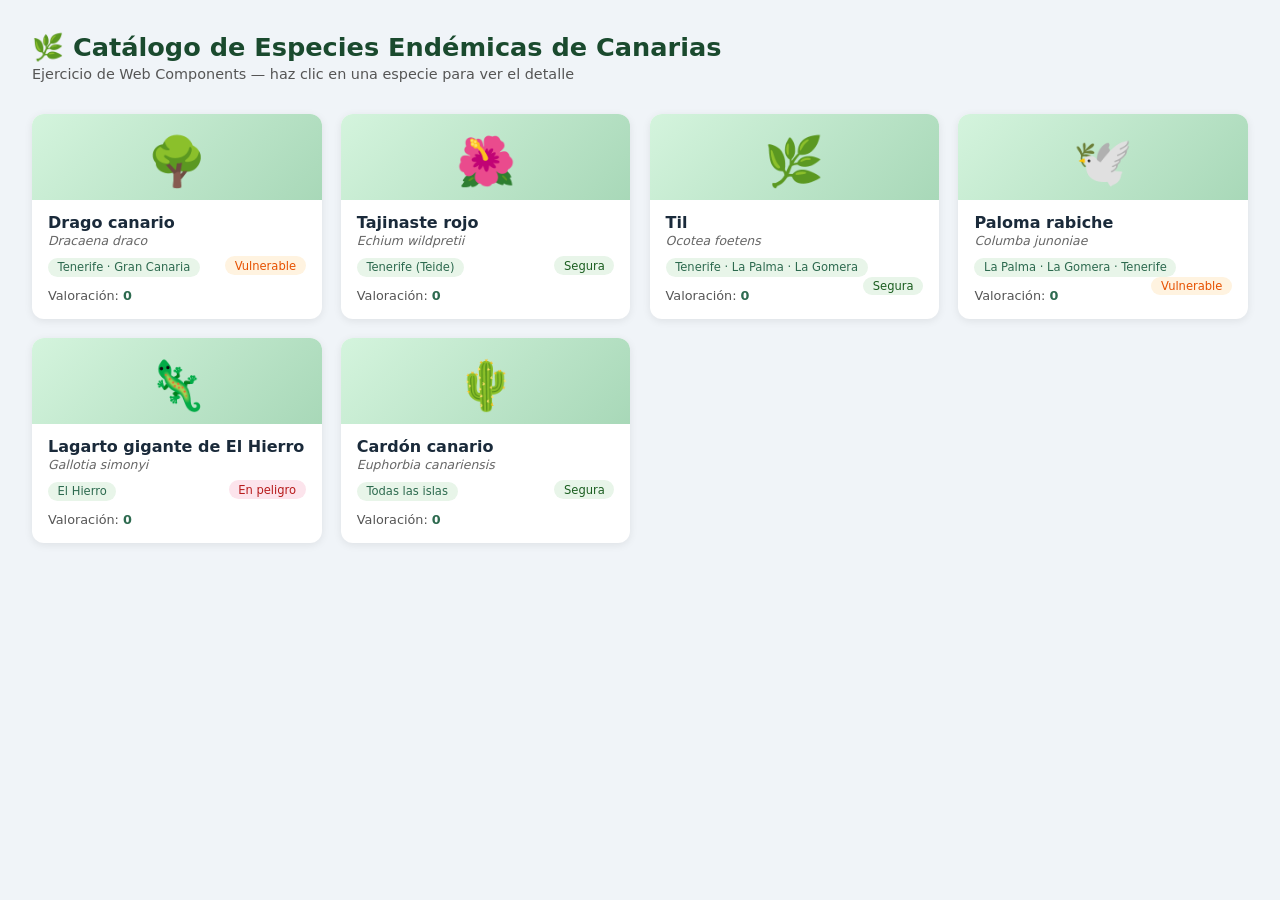
<file: canary-species/index.html>
<!DOCTYPE html>
<html lang="es">
<head>
    <meta charset="UTF-8">
    <meta name="viewport" content="width=device-width, initial-scale=1.0">
    <title>Ejercicio Web Components — Especies de Canarias</title>
    <link rel="stylesheet" href="css/global.css">
    <script type="module" src="js/species-data.js"></script>
    <script type="module" src="js/species-card.js"></script>
    <script type="module" src="js/species-rating.js"></script>
    <script type="module" src="js/species-detail.js"></script>
    <script type="module" src="js/app.js"></script>
</head>
<body>
<h1>🌿 Catálogo de Especies Endémicas de Canarias</h1>
<p class="subtitle">Ejercicio de Web Components — haz clic en una especie para
    ver el detalle</p>

<template id="species-card-template">
    <link rel="stylesheet" href="css/card.css">
    <div class="card">
        <div class="card-icon">
            <slot name="icon">🌱</slot>
        </div>
        <div class="card-body">
            <div class="card-name">
                <slot name="name">Especie</slot>
            </div>
            <div class="card-scientific">
                <slot name="scientific"></slot>
            </div>
            <span class="card-island"><slot name="island">Canarias</slot></span>
            <span class="card-threat threat-LC" id="threat-badge">Segura</span>
            <div class="card-rating">Valoración: <span id="card-rating-value">0</span></div>
        </div>
    </div>
</template>

<template id="species-detail-template">
    <link rel="stylesheet" href="css/detail.css">
    <div class="detail">
        <button class="close-button" id="close-button" type="button">✕ cerrar
        </button>
        <div class="detail-header">
            <span class="detail-icon" id="detail-icon"></span>
            <div>
                <div class="detail-name" id="detail-name"></div>
                <div class="detail-scientific" id="detail-scientific"></div>
            </div>
        </div>
        <p class="detail-description" id="detail-description"></p>
        <div class="detail-meta" id="detail-meta"></div>
        <species-rating></species-rating>
    </div>
</template>

<template id="species-rating-template">
    <link rel="stylesheet" href="css/rating.css">
    <div class="detail-rating">
        <span>Valoración:</span>
        <span class="detail-rating-value" id="detail-rating-value">0</span>
        <button class="like-button" id="like-button" type="button">👍 Me gusta</button>
    </div>
</template>

<div id="detail-container"></div>
<div class="catalog" id="catalog"></div>
</body>
</html>
</file>
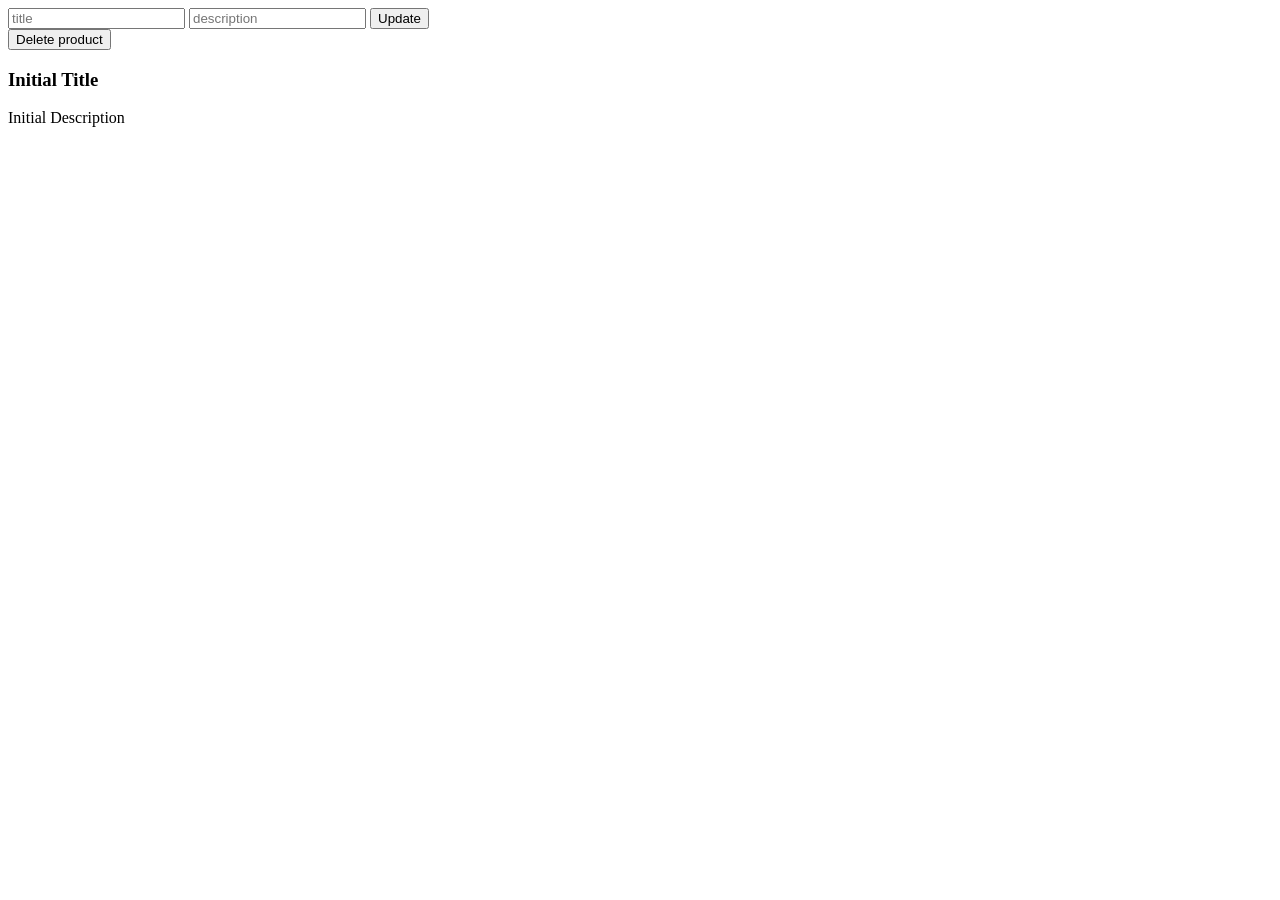
<file: life-cycle/index.html>
<!DOCTYPE html>
<html lang="en">
<head>
    <meta charset="UTF-8">
    <title>Life Cycle</title>
    <script type="module" src="product-details.js"></script>
    <script type="module" src="edit-product-details.js"></script>
</head>
<body>

<form id="edit-product-details">
    <label>
        <input type="text" name="title" placeholder="title" required>
    </label>
    <label>
        <input type="text" name="description" placeholder="description"
               required>
    </label>
    <button type="submit">Update</button>
</form>

<button id="delete-product">Delete product</button>

<product-details id="product-details" title="Initial Title"
                 description="Initial Description"></product-details>

</body>
</html>
</file>
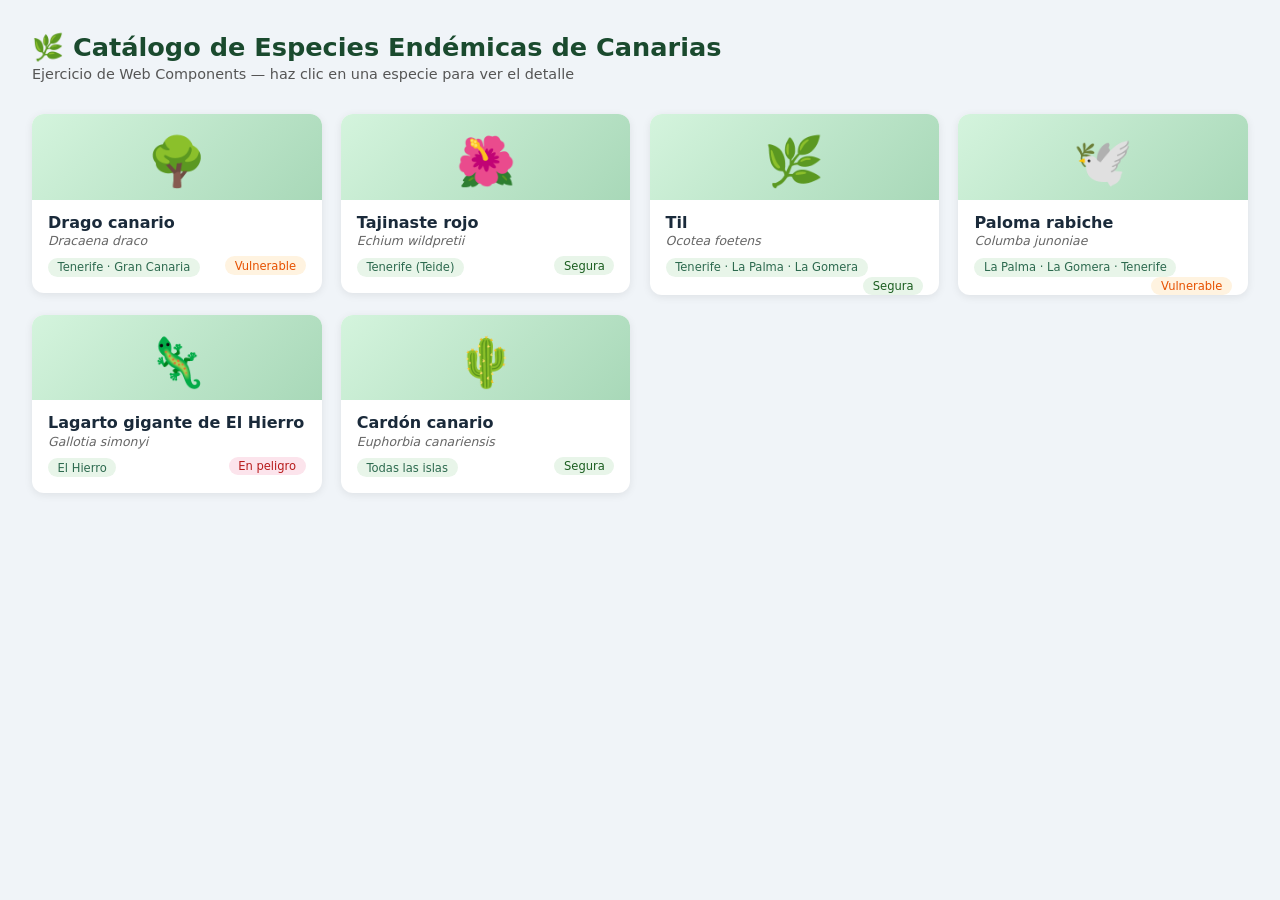
<file: canary-species/Ejercicio Web Components — Especies de Canarias.html>
<!DOCTYPE html>
<html lang="es">
<head>
    <meta charset="UTF-8">
    <meta name="viewport" content="width=device-width, initial-scale=1.0">
    <title>Ejercicio Web Components — Especies de Canarias</title>
    <link rel="stylesheet" href="css/global.css">
    <script type="module" src="js/species-data.js"></script>
    <script type="module" src="js/species-card.js"></script>
    <script type="module" src="js/species-detail.js"></script>
    <script type="module" src="js/app.js"></script>
</head>
<body>
<h1>🌿 Catálogo de Especies Endémicas de Canarias</h1>
<p class="subtitle">Ejercicio de Web Components — haz clic en una especie para
    ver el detalle</p>

<template id="species-card-template">
    <link rel="stylesheet" href="css/card.css">
    <div class="card">
        <div class="card-icon">
            <slot name="icon">🌱</slot>
        </div>
        <div class="card-body">
            <div class="card-name">
                <slot name="name">Especie</slot>
            </div>
            <div class="card-scientific">
                <slot name="scientific"></slot>
            </div>
            <span class="card-island"><slot name="island">Canarias</slot></span>
            <span class="card-threat threat-LC" id="threat-badge">Segura</span>
        </div>
    </div>
</template>

<template id="species-detail-template">
    <link rel="stylesheet" href="css/detail.css">
    <div class="detail">
        <button class="close-button" id="close-button" type="button">✕ cerrar
        </button>
        <div class="detail-header">
            <span class="detail-icon" id="detail-icon"></span>
            <div>
                <div class="detail-name" id="detail-name"></div>
                <div class="detail-scientific" id="detail-scientific"></div>
            </div>
        </div>
        <p class="detail-description" id="detail-description"></p>
        <div class="detail-meta" id="detail-meta"></div>
    </div>
</template>

<div id="detail-container"></div>
<div class="catalog" id="catalog"></div>
</body>
</html>
</file>
<file: canary-species/css/global.css>
*, *::before, *::after {
  box-sizing: border-box;
  margin: 0;
  padding: 0;
}

body {
  min-height: 100vh;
  padding: 2rem;
  background: #f0f4f8;
  color: #1a2a3a;
  font-family: system-ui, sans-serif;
}

h1 {
  margin-bottom: 0.25rem;
  color: #1a4a2e;
  font-size: 1.6rem;
}

.subtitle {
  margin-bottom: 2rem;
  color: #555;
  font-size: 0.9rem;
}

.catalog {
  display: grid;
  grid-template-columns: repeat(auto-fill, minmax(240px, 1fr));
  gap: 1.2rem;
  margin-bottom: 2rem;
}
</file>
<file: canary-species/css/card.css>
:host {
  display: block;
  cursor: pointer;
}

.card {
  overflow: hidden;
  background: white;
  border-radius: 12px;
  box-shadow: 0 2px 8px rgba(0, 0, 0, 0.08);
  transition: transform 0.18s, box-shadow 0.18s;
}

:host(:hover) .card {
  transform: translateY(-4px);
  box-shadow: 0 6px 20px rgba(0, 0, 0, 0.14);
}

.card-icon {
  padding: 1.2rem 0 0.6rem;
  background: linear-gradient(135deg, #d4f4dd, #a8d8b8);
  font-size: 3rem;
  text-align: center;
}

.card-body {
  padding: 0.8rem 1rem 1rem;
}

.card-name {
  font-size: 1rem;
  font-weight: 700;
}

.card-scientific {
  margin: 0.1rem 0 0.5rem;
  color: #666;
  font-size: 0.78rem;
  font-style: italic;
}

.card-island {
  display: inline-block;
  padding: 0.15rem 0.6rem;
  background: #e8f5e9;
  border-radius: 20px;
  color: #2d6a4f;
  font-size: 0.72rem;
}

.card-threat {
  float: right;
  padding: 0.15rem 0.6rem;
  border-radius: 20px;
  font-size: 0.72rem;
}

.card-rating {
  margin-top: 0.7rem;
  color: #555;
  font-size: 0.8rem;
}

.card-rating span {
  color: #2d6a4f;
  font-weight: 700;
}

.threat-EN {
  background: #fce4ec;
  color: #b71c1c;
}

.threat-VU {
  background: #fff3e0;
  color: #e65100;
}

.threat-LC {
  background: #e8f5e9;
  color: #1b5e20;
}
</file>
<file: canary-species/css/detail.css>
:host {
  display: block;
}

:host(.is-hidden) {
  display: none;
}

.detail {
  margin-bottom: 1.5rem;
  padding: 1.2rem 1.4rem;
  animation: appear 0.25s ease;
  background: white;
  border-left: 4px solid #2d6a4f;
  border-radius: 8px;
}

@keyframes appear {
  from {
    opacity: 0;
    transform: translateY(-8px);
  }

  to {
    opacity: 1;
    transform: translateY(0);
  }
}

.detail-header {
  display: flex;
  align-items: center;
  gap: 1rem;
  margin-bottom: 0.8rem;
}

.detail-icon {
  font-size: 2.4rem;
}

.detail-name {
  font-size: 1.2rem;
  font-weight: 700;
}

.detail-scientific {
  color: #666;
  font-size: 0.85rem;
  font-style: italic;
}

.detail-description {
  color: #333;
  font-size: 0.9rem;
  line-height: 1.6;
}

.detail-meta {
  display: flex;
  flex-wrap: wrap;
  gap: 0.6rem;
  margin-top: 0.8rem;
}

.chip {
  padding: 0.2rem 0.7rem;
  background: #f0f4f8;
  border-radius: 20px;
  color: #333;
  font-size: 0.75rem;
}

.close-button {
  float: right;
  padding: 0.2rem 0.7rem;
  background: none;
  border: 1px solid #ccc;
  border-radius: 6px;
  color: #555;
  cursor: pointer;
  font-size: 0.8rem;
}

.close-button:hover {
  background: #f5f5f5;
}

.close-button:focus-visible {
  outline: 2px solid #2d6a4f;
  outline-offset: 2px;
}
</file>
<file: canary-species/css/rating.css>
:host {
  display: block;
}

.detail-rating {
  display: flex;
  align-items: center;
  gap: 0.6rem;
  margin-top: 1rem;
  padding-top: 0.8rem;
  border-top: 1px solid #e2e8f0;
  color: #555;
  font-size: 0.85rem;
}

.detail-rating-value {
  min-width: 1.5rem;
  color: #2d6a4f;
  font-weight: 700;
  text-align: center;
}

.like-button {
  margin-left: auto;
  padding: 0.35rem 0.75rem;
  background: white;
  border: 1px solid #b7d8c1;
  border-radius: 6px;
  color: #2d6a4f;
  cursor: pointer;
  font-size: 0.8rem;
  transition: background-color 0.18s, border-color 0.18s, transform 0.18s;
}

.like-button:hover {
  background: #e8f5e9;
  border-color: #2d6a4f;
}

.like-button:active {
  transform: scale(0.96);
}

.like-button:focus-visible {
  outline: 2px solid #2d6a4f;
  outline-offset: 2px;
}
</file>
